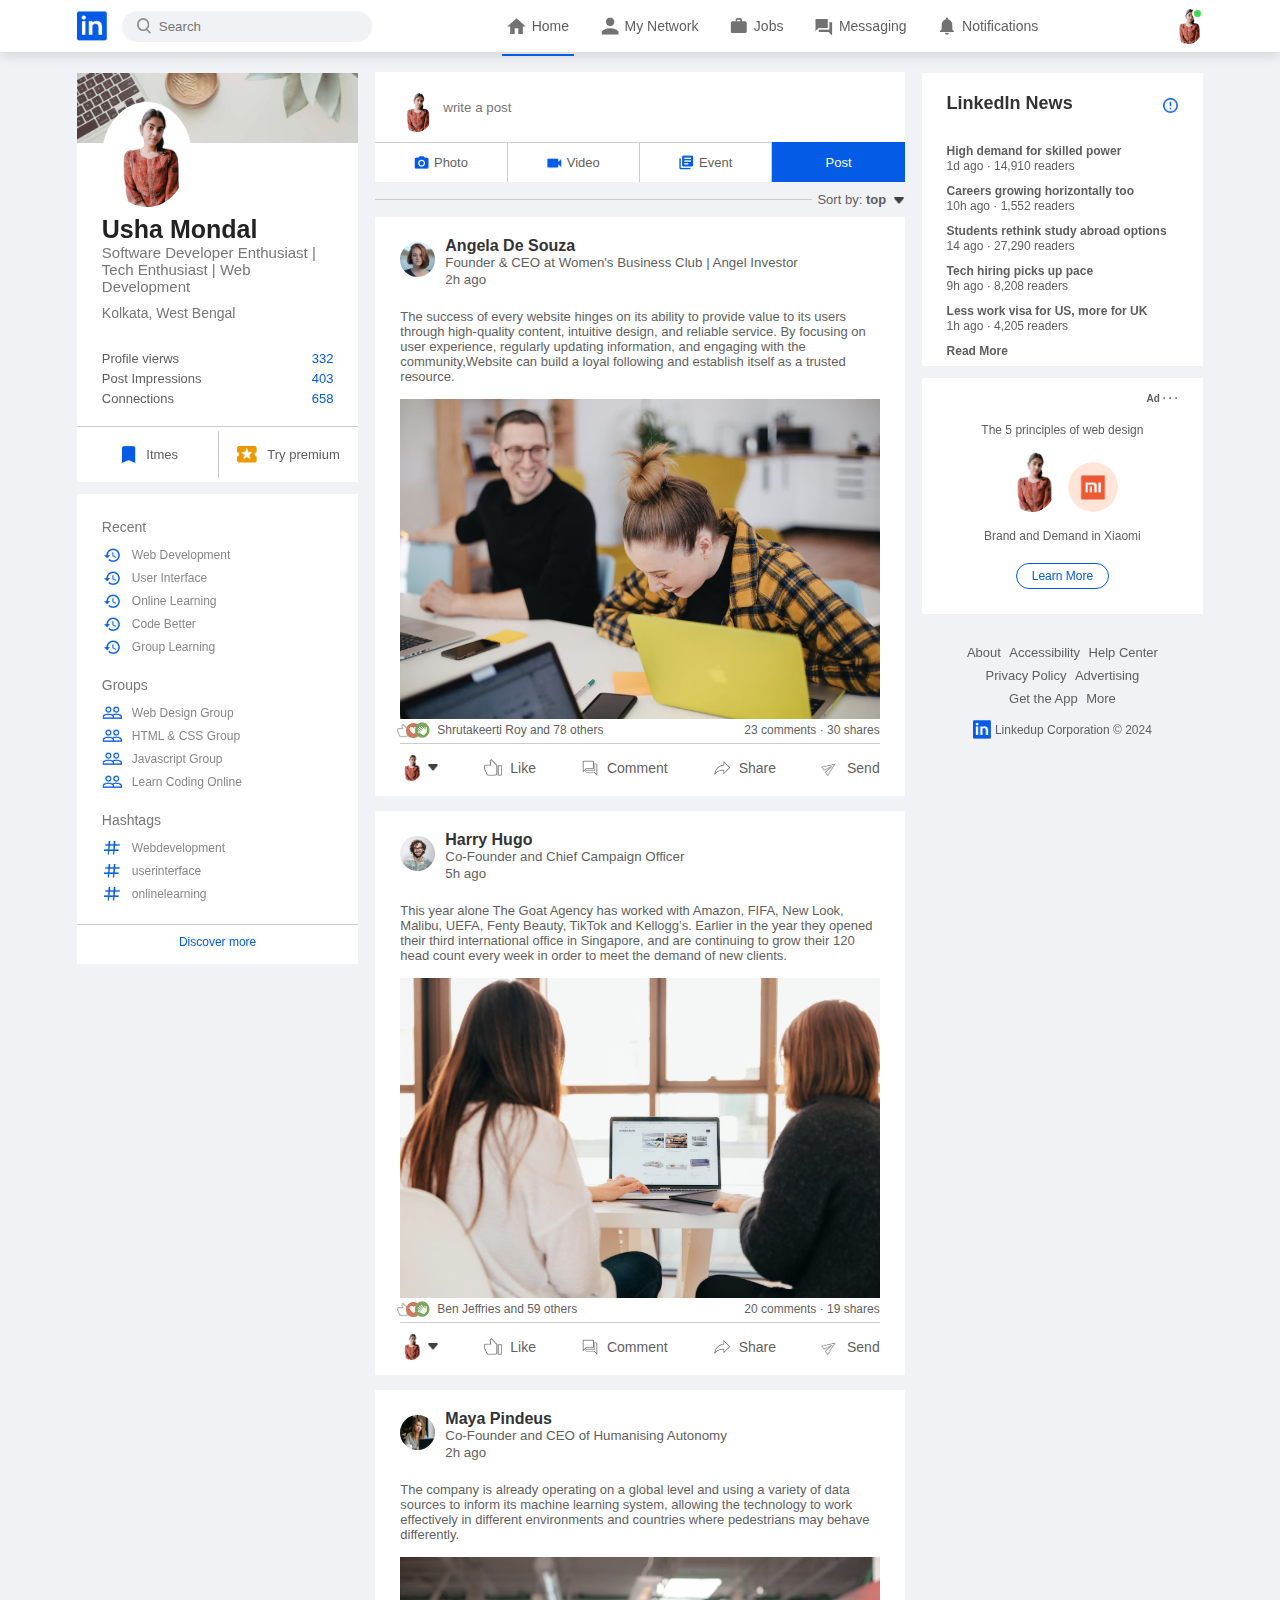
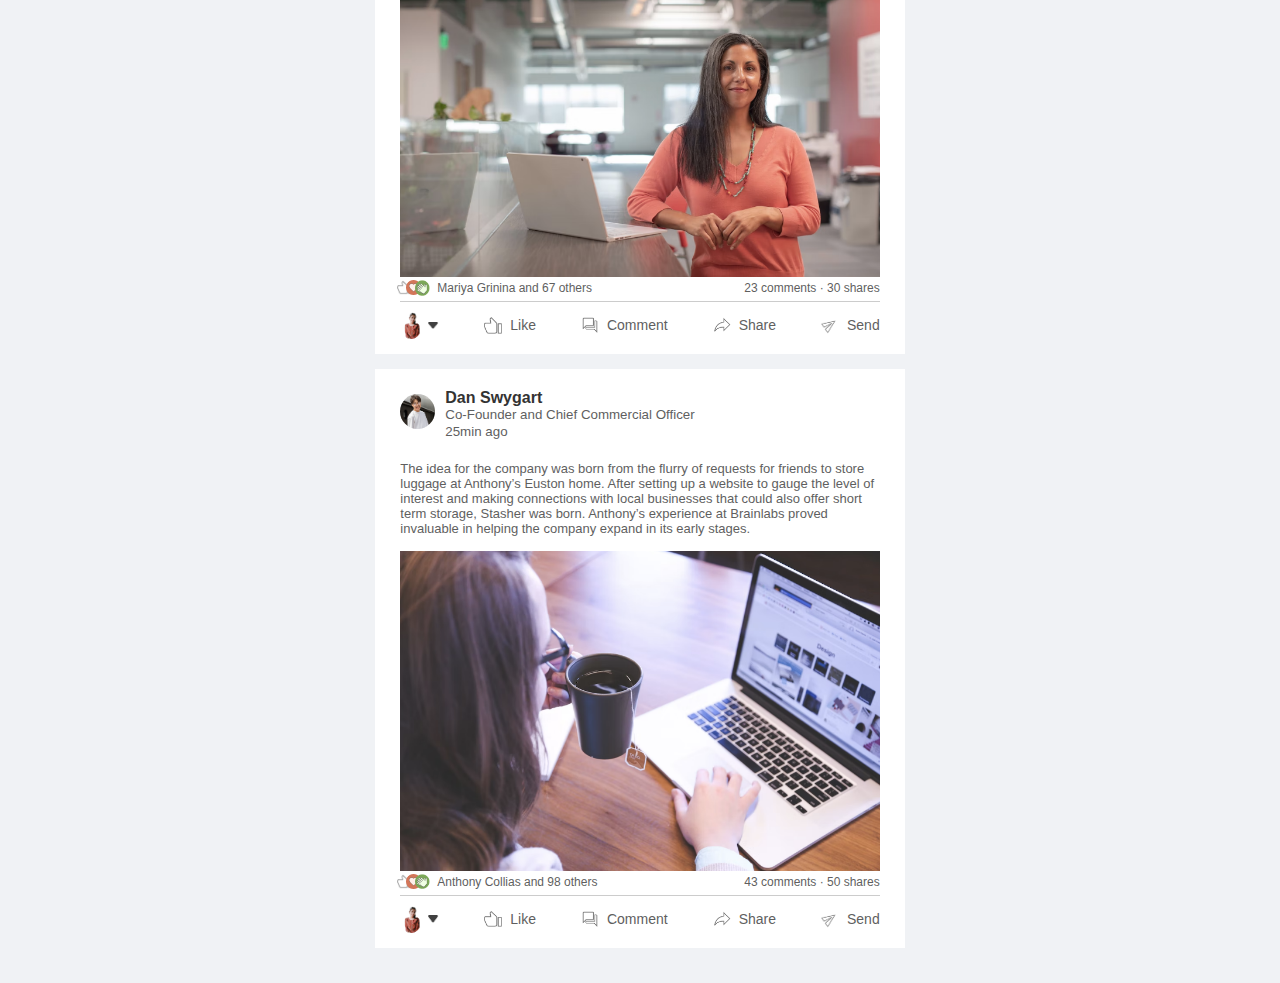
<file: index.html>
<!DOCTYPE html>
<html lang="en">
<head>
    <meta charset="UTF-8">
    <meta name="viewport" content="width=device-width, initial-scale=1.0">
    <title>Document</title>
    <link rel="stylesheet" href="style.css">
</head>
<body>
    <nav class="navbar">
        <div class="navbar-left">
            <a href="index.html" class="logo"><img src="linkedin-webpage-img/images/logo.png" alt=""></a>
            <div class="search-box">
                <img src="linkedin-webpage-img/images/search.png" >
                <input type="text" placeholder="Search">

            </div>
        </div>
        <div class="navbar-center">
            <ul>
                <li><a href="#" class="active-link"><img src="linkedin-webpage-img/images/home.png"><span>Home</span></a></li>
                <li><a href="#"><img src="linkedin-webpage-img/images/network.png"><span>My Network</span></a></li>
                <li><a href="#"><img src="linkedin-webpage-img/images/jobs.png"><span>Jobs</span></a></li>
                <li><a href="#"><img src="linkedin-webpage-img/images/message.png"><span>Messaging</span></a></li>
                <li><a href="#"><img src="linkedin-webpage-img/images/notification.png"><span>Notifications</span></a></li>

            </ul>
        </div>
        <div class="navbar-right">
            <div class="online">
                <img src="linkedin-webpage-img/images/user.png" class="nav-profile-img" onclick="toggleMenu()">
            </div>
            
        </div>
<!-- ---------------profile-drop-down-menu-------------------- -->
 <div class="profile-menu-wrap" id="profileMenu">
    <div class="profile-menu">
        <div class="user-info">
            <img src="linkedin-webpage-img/images/user.png">
            <div>
                <h3>Usha Mondal</h3>
                <a href="index - Copy.html">My Profile</a>
            </div>
        </div>
        <hr>
        <a href="#" class="profile-menu-link">
            <img src="linkedin-webpage-img/images/feedback.png">
            <p>Give Feedback</p>
            <span>></span>
        </a>
        <a href="#" class="profile-menu-link">
            <img src="linkedin-webpage-img/images/setting.png">
            <p>Settings and Privacy</p>
            <span>></span>
        </a>
        <a href="#" class="profile-menu-link">
            <img src="linkedin-webpage-img/images/help.png">
            <p>Help & Support</p>
            <span>></span>
        </a>
        <a href="#" class="profile-menu-link">
            <img src="linkedin-webpage-img/images/display.png">
            <p>isplay & Accessibility</p>
            <span>></span>
        </a>
        <a href="#" class="profile-menu-link">
            <img src="linkedin-webpage-img/images/logout.png">
            <p>Logout</p>
            <span>></span>
        </a>
    </div>
 </div>

    </nav>

<!--------------- --------navbar close-------- ---------------- -->
<div class="container">   
    
    <!-- ----left-sidebar------ -->
    <div class="left-sidebar">
        <div class="sidebar-profile-box">
            <img src="linkedin-webpage-img/images/file (5).png" width="100%">
            <div class="sidebar-profile-info">
                <img src="linkedin-webpage-img/images/user.png">
                <h1>Usha Mondal</h1>
                <h2>Software Developer Enthusiast | Tech Enthusiast | Web Development</h2>
                <h3>Kolkata, West Bengal</h3>
                <ul>
                    <li>Profile vierws <span>332</span></li>
                    <li>Post Impressions<span>403</span></li>
                    <li>Connections<span>658</span></li>
                    
                </ul>
            </div>


            <div class="sidebar-profile-link">
                <a href="#"><img src="linkedin-webpage-img/images/items.png">Itmes</a>
                <a href="#"><img src="linkedin-webpage-img/images/premium.png">Try premium</a>
            </div>
        </div>

        <div class="sidebar-activity" id="sidebarActivity">
            <h3>Recent</h3>
            <a href="#"><img src="linkedin-webpage-img/images/recent.png" >Web Development</a>
            <a href="#"><img src="linkedin-webpage-img/images/recent.png" >User Interface</a>
            <a href="#"><img src="linkedin-webpage-img/images/recent.png" >Online Learning</a>
            <a href="#"><img src="linkedin-webpage-img/images/recent.png" >Code Better</a>
            <a href="#"><img src="linkedin-webpage-img/images/recent.png" >Group Learning</a>
            <h3>Groups</h3>
            <a href="#"><img src="linkedin-webpage-img/images/group.png" >Web Design Group</a>
            <a href="#"><img src="linkedin-webpage-img/images/group.png" >HTML & CSS Group</a>
            <a href="#"><img src="linkedin-webpage-img/images/group.png" >Javascript Group</a>
            <a href="#"><img src="linkedin-webpage-img/images/group.png" >Learn Coding Online</a>
            <h3>Hashtags</h3>
            <a href="#"><img src="linkedin-webpage-img/images/hashtag.png" >Webdevelopment</a>
            <a href="#"><img src="linkedin-webpage-img/images/hashtag.png" >userinterface</a>
            <a href="#"><img src="linkedin-webpage-img/images/hashtag.png" >onlinelearning</a>
            <div class="discover-more-link">
                <a href="#">Discover more</a>
            </div>
        </div>
        <p id="show-more-link" onclick="toggleActivity()">Show more <b>+</b></p>
    </div>
    <!-- -------main-sidebar------ -->
    <div class="main-sidebar">
        <div class="create-post">
            <div class="create-post-input">
                <img src="linkedin-webpage-img/images/user.png">
                <textarea rows="2" placeholder="write a post"></textarea>
            </div>

            <div class="create-post-links">
                <li><img src="linkedin-webpage-img/images/photo.png">Photo</li>
                <li><img src="linkedin-webpage-img/images/video.png">Video</li>
                <li><img src="linkedin-webpage-img/images/event.png">Event</li>
                <li>Post</li>
                
            </div>
        </div>
        <div class="sort-by">
            <hr>
            <p>Sort by: <span>top <img src="linkedin-webpage-img/images/down-arrow.png" ></span></p>
        </div>
        <div class="post">
            <div class="post-author">
                <img src="linkedin-webpage-img/images/user-3.png" >
                <div>
                    <h1>Angela De Souza</h1>
                    <small>
                        Founder & CEO at Women's Business Club | Angel Investor</small>
                    <small>2h ago</small>
                </div>
            </div>
            <p>The success of every website hinges on its ability to provide value to its users through high-quality content, intuitive design, and reliable service. By focusing on user experience, regularly updating information, and engaging with the community,Website can build a loyal following and establish itself as a trusted resource.</p>
            <img src="linkedin-webpage-img/images/post-image-1.png" width="100%">
            <div class="post-stats">
                <div>
                    <img src="linkedin-webpage-img/images/thumbsup.png">
                    <img src="linkedin-webpage-img/images/love.png">
                    <img src="linkedin-webpage-img/images/clap.png">
                    <span class="liked-user">Shrutakeerti Roy and 78 others</span>
                </div>
                <div>
                    <span> 23 comments &middot; 30 shares</span>
                </div>
            </div>
            <div class="post-activity">
                <div>
                    <img src="linkedin-webpage-img/images/user.png" class="post-activity-user-icon">
                    <img src="linkedin-webpage-img/images/down-arrow.png" class="post-activity-arrow-icon">
                </div>
                <div class="post-activity-link">
                    <img src="linkedin-webpage-img/images/like.png" >
                    <span>Like</span>
                </div>
                <div class="post-activity-link">
                    <img src="linkedin-webpage-img/images/comment.png" >
                    <span>Comment</span>
                </div>
                <div class="post-activity-link">
                    <img src="linkedin-webpage-img/images/share.png" >
                    <span>Share</span>
                </div>
                <div class="post-activity-link">
                    <img src="linkedin-webpage-img/images/send.png" >
                    <span>Send</span>
                </div>
                
            </div>
        </div> 


        <div class="post">
            <div class="post-author">
                <img src="linkedin-webpage-img/images/user-2.png" >
                <div>
                    <h1>Harry Hugo </h1>
                    <small>
                        Co-Founder and Chief Campaign Officer</small>
                    <small>5h ago</small>
                </div>
            </div>
            <p>This year alone The Goat Agency has worked with Amazon, FIFA, New Look, Malibu, UEFA, Fenty Beauty, TikTok and Kellogg’s. Earlier in the year they opened their third international office in Singapore, and are continuing to grow their 120 head count every week in order to meet the demand of new clients.</p>
            <img src="linkedin-webpage-img/images/post-image-2.png" width="100%">
            <div class="post-stats">
                <div>
                    <img src="linkedin-webpage-img/images/thumbsup.png">
                    <img src="linkedin-webpage-img/images/love.png">
                    <img src="linkedin-webpage-img/images/clap.png">
                    <span class="liked-user">Ben Jeffries  and 59 others</span>
                </div>
                <div>
                    <span> 20 comments &middot; 19 shares</span>
                </div>
            </div>
            <div class="post-activity">
                <div>
                    <img src="linkedin-webpage-img/images/user.png" class="post-activity-user-icon">
                    <img src="linkedin-webpage-img/images/down-arrow.png" class="post-activity-arrow-icon">
                </div>
                <div class="post-activity-link">
                    <img src="linkedin-webpage-img/images/like.png" >
                    <span>Like</span>
                </div>
                <div class="post-activity-link">
                    <img src="linkedin-webpage-img/images/comment.png" >
                    <span>Comment</span>
                </div>
                <div class="post-activity-link">
                    <img src="linkedin-webpage-img/images/share.png" >
                    <span>Share</span>
                </div>
                <div class="post-activity-link">
                    <img src="linkedin-webpage-img/images/send.png" >
                    <span>Send</span>
                </div>
                
            </div>
        </div>


        <div class="post">
            <div class="post-author">
                <img src="linkedin-webpage-img/images/user-4.png" >
                <div>
                    <h1>Maya Pindeus</h1>
                    <small>
                        Co-Founder and CEO of Humanising Autonomy</small>
                    <small>2h ago</small>
                </div>
            </div>
            <p>The company is already operating on a global level and using a variety of data sources to inform its machine learning system, allowing the technology to work effectively in different environments and countries where pedestrians may behave differently.</p>
            <img src="linkedin-webpage-img/images/post-image-3.png" width="100%">
            <div class="post-stats">
                <div>
                    <img src="linkedin-webpage-img/images/thumbsup.png">
                    <img src="linkedin-webpage-img/images/love.png">
                    <img src="linkedin-webpage-img/images/clap.png">
                    <span class="liked-user">Mariya Grinina  and 67 others</span>
                </div>
                <div>
                    <span> 23 comments &middot; 30 shares</span>
                </div>
            </div>
            <div class="post-activity">
                <div>
                    <img src="linkedin-webpage-img/images/user.png" class="post-activity-user-icon">
                    <img src="linkedin-webpage-img/images/down-arrow.png" class="post-activity-arrow-icon">
                </div>
                <div class="post-activity-link">
                    <img src="linkedin-webpage-img/images/like.png" >
                    <span>Like</span>
                </div>
                <div class="post-activity-link">
                    <img src="linkedin-webpage-img/images/comment.png" >
                    <span>Comment</span>
                </div>
                <div class="post-activity-link">
                    <img src="linkedin-webpage-img/images/share.png" >
                    <span>Share</span>
                </div>
                <div class="post-activity-link">
                    <img src="linkedin-webpage-img/images/send.png" >
                    <span>Send</span>
                </div>
                
            </div>
        </div>
        <div class="post">
            <div class="post-author">
                <img src="linkedin-webpage-img/images/user-5.png" >
                <div>
                    <h1>Dan Swygart </h1>
                    <small>
                        Co-Founder and Chief Commercial Officer</small>
                    <small>25min ago</small>
                </div>
            </div>
            <p> The idea for the company was born from the flurry of requests for friends to store luggage at Anthony’s Euston home. After setting up a website to gauge the level of interest and making connections with local businesses that could also offer short term storage, Stasher was born. Anthony’s experience at Brainlabs proved invaluable in helping the company expand in its early stages.</p>
            <img src="linkedin-webpage-img/images/post-image-4.png" width="100%">
            <div class="post-stats">
                <div>
                    <img src="linkedin-webpage-img/images/thumbsup.png">
                    <img src="linkedin-webpage-img/images/love.png">
                    <img src="linkedin-webpage-img/images/clap.png">
                    <span class="liked-user">Anthony Collias  and 98 others</span>
                </div>
                <div>
                    <span> 43 comments &middot; 50 shares</span>
                </div>
            </div>
            <div class="post-activity">
                <div>
                    <img src="linkedin-webpage-img/images/user.png" class="post-activity-user-icon">
                    <img src="linkedin-webpage-img/images/down-arrow.png" class="post-activity-arrow-icon">
                </div>
                <div class="post-activity-link">
                    <img src="linkedin-webpage-img/images/like.png" >
                    <span>Like</span>
                </div>
                <div class="post-activity-link">
                    <img src="linkedin-webpage-img/images/comment.png" >
                    <span>Comment</span>
                </div>
                <div class="post-activity-link">
                    <img src="linkedin-webpage-img/images/share.png" >
                    <span>Share</span>
                </div>
                <div class="post-activity-link">
                    <img src="linkedin-webpage-img/images/send.png" >
                    <span>Send</span>
                </div>
                
            </div>
        </div>
        
    </div>
    <!-- ---------right-sidebar--------- -->
    <div class="right-sidebar">
        <div class="sidebar-news">
            <img src="linkedin-webpage-img/images/more.png" class="info-icon">
            <h3>LinkedIn News</h3>
            <a href="#">High demand for skilled power</a>
            <span>1d ago &middot; 14,910 readers</span>

            <a href="#">Careers growing horizontally too</a>
            <span>10h ago &middot; 1,552 readers</span>

            <a href="#">Students rethink study abroad options</a>
            <span>14 ago &middot; 27,290 readers</span>

            <a href="#">Tech hiring picks up pace</a>
            <span>9h ago &middot; 8,208 readers</span>

            <a href="#">Less work visa for US, more for UK</a>
            <span>1h ago &middot; 4,205 readers</span>

            <a href="#" class="read-more-link">Read More</a>
        </div>
        <div class="sidebar-ad">
            <small>Ad &middot; &middot; &middot;</small>
            <p>The 5 principles of web design</p>
            <div>
                <img src="linkedin-webpage-img/images/user.png">
                <img src="linkedin-webpage-img/images/mi-logo.png">
            </div>
            <b>Brand and Demand in Xiaomi</b>
            <a href="#" class="ad-link">Learn More</a>
        </div>
        <div class="sidebar-useful-links">
            <a href="#">About</a>
            <a href="#">Accessibility</a>
            <a href="#">Help Center</a>
            <a href="#">Privacy Policy</a>
            <a href="#">Advertising</a>
            <a href="#">Get the App</a>
            <a href="#">More</a>

            <div class="copyright-msg">
                <!-- <p> Linkedup Corporation &#169; 2024</p> -->
                <img src="linkedin-webpage-img/images/logo.png" >
                <p> Linkedup Corporation &#169; 2024</p>
            </div>

        </div>
    </div>
</div>
<script src="linkdine.js"></script>
<script>
    let sidebarActivity=document.getElementById("sidebarActivity");
    let moreLink=document.getElementById("showMoreLink");
    function toggleActivity(){
        sidebarActivity.classList.toggle("open-activity");

    }

</script>

</body>
</html>
</file>
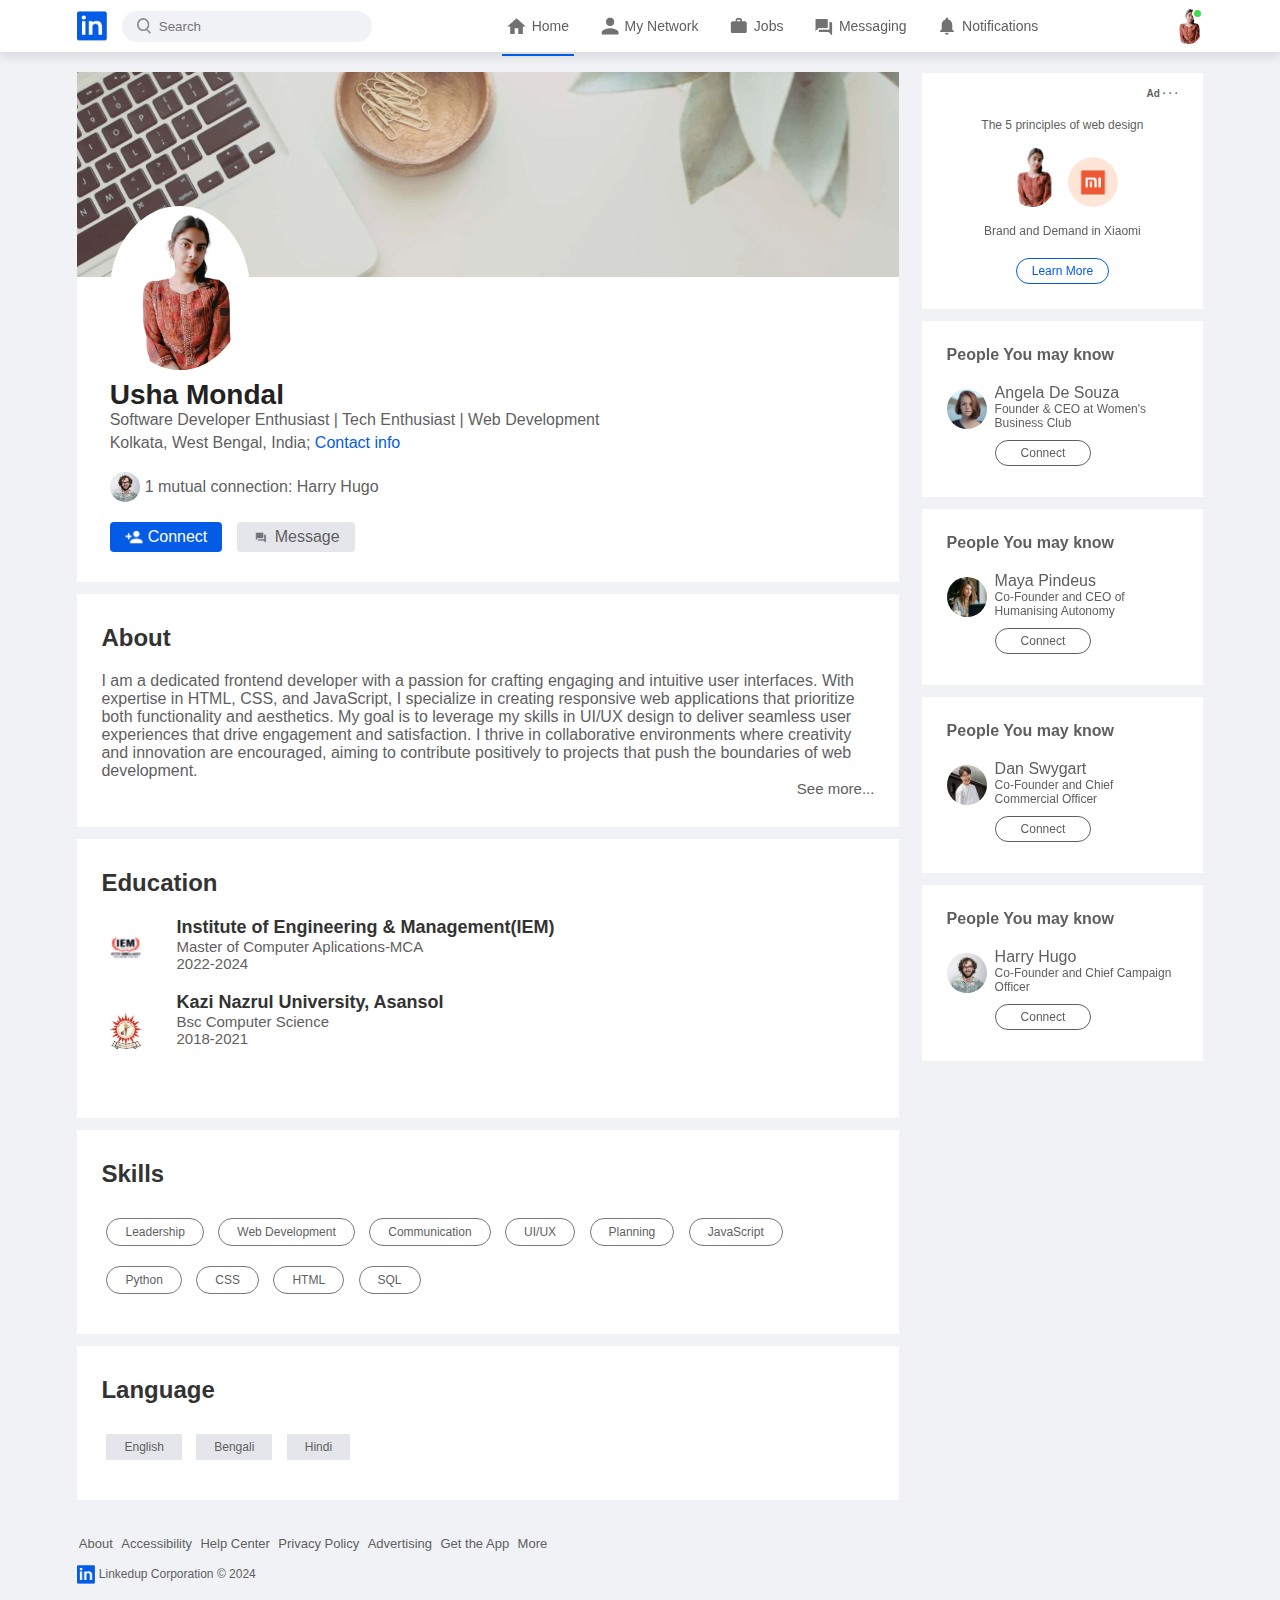
<file: index - Copy.html>
<!DOCTYPE html>
<html lang="en">
<head>
    <meta charset="UTF-8">
    <meta name="viewport" content="width=device-width, initial-scale=1.0">
    <title>Document</title>
    <link rel="stylesheet" href="style.css">
</head>
<body>
    <nav class="navbar">
        <div class="navbar-left">
            <a href="index.html" class="logo"><img src="linkedin-webpage-img/images/logo.png" alt=""></a>
            <div class="search-box">
                <img src="linkedin-webpage-img/images/search.png" >
                <input type="text" placeholder="Search">

            </div>
        </div>
        <div class="navbar-center">
            <ul>
                <li><a href="#" class="active-link"><img src="linkedin-webpage-img/images/home.png"><span>Home</span></a></li>
                <li><a href="#"><img src="linkedin-webpage-img/images/network.png"><span>My Network</span></a></li>
                <li><a href="#"><img src="linkedin-webpage-img/images/jobs.png"><span>Jobs</span></a></li>
                <li><a href="#"><img src="linkedin-webpage-img/images/message.png"><span>Messaging</span></a></li>
                <li><a href="#"><img src="linkedin-webpage-img/images/notification.png"><span>Notifications</span></a></li>

            </ul>
        </div>
        <div class="navbar-right">
            <div class="online">
                <img src="linkedin-webpage-img/images/user.png" class="nav-profile-img" onclick="toggleMenu()">
            </div>
            
        </div>
<!-- ---------------profile-drop-down-menu-------------------- -->
 <div class="profile-menu-wrap" id="profileMenu">
    <div class="profile-menu">
        <div class="user-info">
            <img src="linkedin-webpage-img/images/user.png">
            <div>
                <h3>Usha Mondal</h3>
                <a href="index - Copy.html">My Profile</a>
            </div>
        </div>
        <hr>
        <a href="#" class="profile-menu-link">
            <img src="linkedin-webpage-img/images/feedback.png">
            <p>Give Feedback</p>
            <span>></span>
        </a>
        <a href="#" class="profile-menu-link">
            <img src="linkedin-webpage-img/images/setting.png">
            <p>Settings and Privacy</p>
            <span>></span>
        </a>
        <a href="#" class="profile-menu-link">
            <img src="linkedin-webpage-img/images/help.png">
            <p>Help & Support</p>
            <span>></span>
        </a>
        <a href="#" class="profile-menu-link">
            <img src="linkedin-webpage-img/images/display.png">
            <p>isplay & Accessibility</p>
            <span>></span>
        </a>
        <a href="#" class="profile-menu-link">
            <img src="linkedin-webpage-img/images/logout.png">
            <p>Logout</p>
            <span>></span>
        </a>
    </div>
 </div>

    </nav>

<!--------------- --------navbar close-------- ---------------- -->

<div class="container">
    <div class="profile-main">
        <div class="profile-container">
            <img src="linkedin-webpage-img/images/file (5).png" width="100%">
            <div class="profile-container-inner">
                <img src="linkedin-webpage-img/images/user.png" class="profile-pic">
                <h1>Usha Mondal</h1>
                <b>Software Developer Enthusiast | Tech Enthusiast | Web Development</b>
                <p>Kolkata, West Bengal, India; <a href="#">Contact info</a></p>
                <div class="mutual-connection">
                    <img src="linkedin-webpage-img/images/user-2.png">
                    <span>1 mutual connection: Harry Hugo</span>
                </div>

                <div class="profile-btn">
                    <a href="#" class="primary-btn"><img src="linkedin-webpage-img/images/connect.png">Connect</a>
                    <a href="#" ><img src="linkedin-webpage-img/images/message.png">Message</a>
                </div>
            </div>
        </div>
        <div class="profile-description">
            <h2>About</h2>
            <p>I am a dedicated frontend developer with a passion for crafting engaging and intuitive user interfaces. With expertise in HTML, CSS, and JavaScript, I specialize in creating responsive web applications that prioritize both functionality and aesthetics. My goal is to leverage my skills in UI/UX design to deliver seamless user experiences that drive engagement and satisfaction. I thrive in collaborative environments where creativity and innovation are encouraged, aiming to contribute positively to projects that push the boundaries of web development.</p>
            <a href="#" class="see-more"> See more...</a>
        </div>
        <!-- <div class="profile-description">
            <h2>Experience</h2>
            <div class="profile-disk-row">
                <img src="linkedin-webpage-img/images/microsoft.png">
                <div>
                    <h3>Lead Front-End Developer</h3>
                    <b>Microsot &middot; full-time</b>
                    <b>Feb 2021- Present &middot; 1.5 years</b>
                    <p>computer programming is the process of performing a particular computation, ususally by designinh and building an executable computer program</p>
                    <hr>
                </div>
    
            </div>
            <div class="profile-disk-row">
                <img src="linkedin-webpage-img/images/slack.png">
                <div>
                    <h3>Lead Front-End Developer</h3>
                    <b>Slack &middot; full-time</b>
                    <b>Feb 2021- Present &middot; 1.5 years</b>
                    <p>computer programming is the process of performing a particular computation, ususally by designinh and building an executable computer program</p>
                    <hr>
                </div>
    
            </div>
            <div class="profile-disk-row">
                <img src="linkedin-webpage-img/images/google.png">
                <div>
                    <h3>Lead Front-End Developer</h3>
                    <b>Slack &middot; full-time</b>
                    <b>Feb 2021- Present &middot; 1.5 years</b>
                    <p>computer programming is the process of performing a particular computation, ususally by designinh and building an executable computer program</p>
                    
                </div>
    
            </div>

            <hr>
            <a href="#" class="experience-link">Show all 7 Experience <img src="linkedin-webpage-img/images/right-arrow.png" alt=""></a>
    </div> -->
    <div class="profile-description">
        <h2>Education</h2>
        <div class="profile-disk-row">
            <img src="linkedin-webpage-img/images/file (1).png">
            <div>
                <h3>Institute of Engineering & Management(IEM)</h3>
                <b>Master of Computer Aplications-MCA</b>
                <b>2022-2024</b>
            </div>
        </div>
        <div class="profile-disk-row">
            <img src="linkedin-webpage-img/images/file (3).png">
            <div>
                <h3>Kazi Nazrul University, Asansol</h3>
                <b>Bsc Computer Science</b>
                <b>2018-2021</b>
            </div>
        </div>

    </div>

    <div class="profile-description">
        <h2>Skills</h2>
        <a href="#" class="skills-btn">Leadership</a>
        <a href="#" class="skills-btn">Web Development</a>
        <a href="#" class="skills-btn">Communication</a>
        <a href="#" class="skills-btn">UI/UX</a>
        <a href="#" class="skills-btn">Planning</a>
        <a href="#" class="skills-btn">JavaScript</a>
        <a href="#" class="skills-btn">Python</a>
        <a href="#" class="skills-btn">CSS</a>
        <a href="#" class="skills-btn">HTML</a>
        <a href="#" class="skills-btn">SQL</a>
    </div>
    <div class="profile-description">
        <h2>Language</h2>
        <a href="#" class="lang-btn">English</a>
        <a href="#" class="lang-btn">Bengali</a>
        <a href="#" class="lang-btn">Hindi</a>

    </div>

</div>    





<!-- ------------------------------------------sidebar------------- -->

    <div class="profile-sidebar">
        <div class="sidebar-ad">
            <small>Ad &middot; &middot; &middot;</small>
            <p>The 5 principles of web design</p>
            <div>
                <img src="linkedin-webpage-img/images/user.png">
                <img src="linkedin-webpage-img/images/mi-logo.png">
            </div>
            <b>Brand and Demand in Xiaomi</b>
            <a href="#" class="ad-link">Learn More</a>
        </div>

        <div class="sidebar-people">
            <h3>People You may know</h3>
            <div class="sidebar-people-row">
                <img src="linkedin-webpage-img/images/user-3.png" >
                <div>
                    <h2>Angela De Souza</h2>
                    <p>Founder & CEO at Women's Business Club</p>
                    <a href="#">Connect</a>
                </div>
            </div>
        </div>
        <div class="sidebar-people">
            <h3>People You may know</h3>
            <div class="sidebar-people-row">
                <img src="linkedin-webpage-img/images/user-4.png" >
                <div>
                    <h2>Maya Pindeus</h2>
                    <p>Co-Founder and CEO of Humanising Autonomy</p>
                    <a href="#">Connect</a>
                </div>
            </div>
        </div>
        <div class="sidebar-people">
            <h3>People You may know</h3>
            <div class="sidebar-people-row">
                <img src="linkedin-webpage-img/images/user-5.png" >
                <div>
                    <h2>Dan Swygart</h2>
                    <p>Co-Founder and Chief Commercial Officer</p>
                    <a href="#">Connect</a>
                </div>
            </div>
        </div>
        <div class="sidebar-people">
            <h3>People You may know</h3>
            <div class="sidebar-people-row">
                <img src="linkedin-webpage-img/images/user-2.png" >
                <div>
                    <h2>Harry Hugo</h2>
                    <p>Co-Founder and Chief Campaign Officer</p>
                    <a href="#">Connect</a>
                </div>
            </div>
        </div>
    </div>
</div>

<div class="profile-footer">
    <div class="sidebar-useful-links">
        <a href="#">About</a>
        <a href="#">Accessibility</a>
        <a href="#">Help Center</a>
        <a href="#">Privacy Policy</a>
        <a href="#">Advertising</a>
        <a href="#">Get the App</a>
        <a href="#">More</a>

        <div class="copyright-msg">
            <!-- <p> Linkedup Corporation &#169; 2024</p> -->
            <img src="linkedin-webpage-img/images/logo.png" >
            <p> Linkedup Corporation &#169; 2024</p>
        </div>

    </div>
</div>
<script src="linkdine.js"></script>

</body>
</html>
</file>
<file: style.css>
*{
    margin:0;
    padding: 0;
    font-family: 'Poppins',sans-serif;
    box-sizing: border-box;
}
body{
    background: #f0f2f5;
    color: #5f5f5f;
}
a{
    text-decoration: none;
    color: #5f5f5f;
}
.navbar{
    display: flex;
    align-items: center;
    justify-content: space-between;
    background: #fff;
    padding: 6px 6%;
    position: sticky;
    top:0;
    z-index: 100;
    box-shadow: 0 5px 10px rgba(0,0,0,0.1);

}
.logo img{
    width:30px;
    margin-right: 15px;
    display: block;
}
.navbar-center ul li{
    display: inline-block;
    list-style: none;

}
.navbar-center ul li a{
    display: flex;
    align-items: center;
    font-size: 14px;
    margin: 5px 8px;
    padding-right: 5px;
    position: relative;
}
.navbar-center ul li a img{
    width: 30px;
}
.navbar-center ul li a::after{
    content: '';
    width: 0;
    height: 2px;
    background: #045be6;
    position: absolute;
    bottom:-15px ;
    transition:width 0.3s ;
}

.navbar-center ul li a:hover::after,
.navbar-center ul li a.active-link::after{
    width:100%;

}
.nav-profile-img{
    width: 30px;
    border-radius: 50%;
    display: block;
    cursor: pointer;
    position: relative;
}
.online{
    position: relative;  
}
.online::after{
    content: '';
    width: 7px;
    height: 7px;
    border:2px solid #fff;
    border-radius: 50%;
    right: 0px;
    top:0px;
    background: #41db51;
    position: absolute;
}
.search-box{
    background: #f0f2f5;
    width:250px;
    border-radius: 20px;
    display: flex;
    align-items: center;
    padding: 0 15px;
}
.navbar-left{
    display: flex;
    align-items: center;
}
.search-box img{
    width: 14px;
}
.search-box input{
    width: 100%;
    background: transparent;
    padding: 8px;
    outline: none;
    border: none;
}

/* --------navbar end------------ */

.container{
    padding: 20px 6%;
    display: flex;
    flex-wrap: wrap;
    justify-content: space-between;
}

/* ----left-sidebar------ */

.left-sidebar{
    flex-basis: 25%;
    align-self: flex-start;
    position: sticky;
    top: 73px;
}
.sidebar-profile-box{
    background: #fff;
}
.sidebar-profile-info{
    padding: 0 25px;
}
.sidebar-profile-info img{
    width:90px;
    border-radius: 50%;
    background: #fff;
    padding: 4px;
    margin-top: -45px;
}
.sidebar-profile-info h1{
    font-size: 25px;
    font-weight:600 ;
    color: #222;
}
.sidebar-profile-info h3{
    font-size: 14px;
    font-weight: 500;
    color: #777;
    padding: 10px 0;
}
.sidebar-profile-info h2{
    font-size: 15px;
    font-weight: 500;
    color: #777;
}
.sidebar-profile-info ul{
    list-style: none;
    margin: 20px 0;
}
.sidebar-profile-info ul li{
    width:100%;
    margin: 5px 0;
    font-size: 13px;
}
.sidebar-profile-info ul li span{
    float: right;
    color:#045be6;
}
.sidebar-profile-link{
    display: flex;
    align-items: center;
    border-top: 1px solid #ccc;
}
.sidebar-profile-link a{
    flex-basis:50% ;
    display: flex;
    align-items: center;
    justify-content: center;
    padding: 15px 0;
    font-size:13px ;
    border-left: 1px solid #ccc;
}
.sidebar-profile-link a:first-child{
    border-left: 0;;
}
.sidebar-profile-link a img{
    width:20px;
    margin-right: 10px;
}
.sidebar-activity{
    background: #fff;
    padding: 5px 25px;
    margin: 12px 0;
}
.sidebar-activity h3{
    color: #777;
    font-size: 14px;
    font-weight:500 ;
    margin: 20px 0 10px;
}
.sidebar-activity a{
    display: flex;
    align-items: center;
    font-size: 12px;
    font-weight: 500;
    color:#888;
    margin: 3px 0;

}
.sidebar-activity a img{
    width: 20px;
    margin-right: 10px;

}
.discover-more-link{
    border-top: 1px solid #ccc;
    text-align: center;
    margin-top: 20px;
    margin-left: -25px;
    margin-right: -25px;
}
.discover-more-link a{
    color: #045be6;
    display: inline-block;
    margin: 10px 0;
}
/* ---------right-sidebar--------- */

.right-sidebar{
    flex-basis: 25%;
    align-self: flex-start;
    position: sticky;
    top:73px;

}
.sidebar-news{
    background: #fff;
    padding: 10px 25px;
}
.info-icon{
    width:15px;
    float: right;
    margin-top: 15px;
}
.sidebar-news h3{
    font-size: 18px;
    font-weight: 600;
    color: #333;
    margin: 10px 0 30px;
}
.sidebar-news a{
    display: block;
    font-size: 12px;
    font-weight: 600;
    margin-top: 10px;
    margin-bottom:-2px ;
}
.sidebar-news span{
    font-size: 12px;
}deb
.sidebar-news.read-more-link {
    color: #045be6;
    font-weight: 500;
    margin:20px 0 10px;
}
.sidebar-ad{
    background: #fff;
    padding: 15px 25px;
    text-align: center;
    margin: 12px 0;
    font-size: 12px;
}
.sidebar-ad img{
    width:50px;
    border-radius: 50%;
    margin: 4px;
}
.sidebar-ad small{
    float: right;
    font-weight: 600;
}
.sidebar-ad p{
    margin-top: 30px;
    margin-bottom: 10px;
}
.sidebar-ad b{
    display: block;
    font-weight: 500;
    margin-top: 10px;
}
.ad-link{
    display: inline-block;
    border: 1px solid #045be6;
    border-radius: 30px;
    padding: 5px 15px;
    color: #045be6;
    font-weight: 500;
    margin: 20px auto 10px;
}
.sidebar-useful-links{
    padding: 15px 25px;
    text-align: center;

}
.sidebar-useful-links a{
    display: inline-block;
    font-size: 13px;
    margin: 4px 2px;
}
.copyright-msg{
    display:flex;
    align-items: center;
    justify-content: center;
    font-size: 12px;
    margin-top: 10px;
    font-weight: 500;
}
.copyright-msg img{
    width:18px;
    margin-right: 4px;
}

/* --------------main-sidebar--------------- */
.main-sidebar{
    flex-basis:47% ;
}
.create-post{
    background: #fff;

}
.create-post-input{
    padding:20px 25px 10px ;
    display: flex;
    align-items: flex-start;
}
.create-post-input img{
    width: 33px;
    border-radius: 50%;
    margin-right: 10px;

}
.create-post-input textarea{
    width: 100%;
    border:0;
    outline: 0;
    resize: none;
    background: transparent;
    margin-top: 8px;
}
::placeholder{
    font-weight: 500;
}
.create-post-links{
    display: flex;
    align-items: flex-start;

}
.create-post-links li{
    list-style: none;
    border-top:1px solid #ccc ;
    border-right: 1px solid #ccc;
    flex-basis: 25%;
    height: 40px;
    font-size: 13px;
    display: flex;
    align-items: center;
    justify-content: center;
    cursor: pointer;
}
.create-post-links li img{
    width:15px;
    margin-right: 5px;
}
.create-post-links li:last-child{
    background: #045be6;
    color: #fff;
    border-top: 0;
    border-right: 0;
}
.sort-by{
    display: flex;
    align-items:center ;
    margin: 10px 0;
}
.sort-by hr{
    flex:1;
    border:0;
    height: 1px;
    background: #ccc;
}
.sort-by p{
    font-size: 13px;
    padding-left: 5px ;

}
.sort-by p span{
    font-weight: 600;
    cursor: pointer;
}
.sort-by p span img{
    width: 12px;
    margin-left: 3px;
}
.post{
    background: #fff;
    padding: 20px 25px 5px;
    margin: 5px 0 15px;
}
.post-author{
    display: flex;
    align-items: flex-start;
    margin-bottom: 20px;
}
.post-author img{
    width: 35px;
    border-radius: 50%;
    margin-right: 10px;
    margin-top: 5px;
}
.post-author h1{
    font-size: 16px;
    font-weight: 600;
    color:#333
}
.post-author small{
    display: block;
    margin-bottom: 2px;
}
.post p{
    font-size: 13px;
    margin-bottom: 15px;

}
.post-stats{
    display: flex;
    flex-wrap: wrap;
    align-items: center;
    justify-content:space-between;
    font-size: 12px;
    border-bottom: 1px solid #ccc;
    padding-bottom: 6px;
}
.post-stats div{
    display: flex;
    align-items: center;
}
.post-stats img{
    width: 15px;
    margin: -3px;

}
.liked-user{
    margin-left: 10px;
}
.post-activity{
    display: flex;
    align-items: center;
    justify-content: space-between;
    padding: 10px 0;
    font-size: 14px;
    font-weight: 500;
}
.post-activity div{
    display: flex;
    align-items: center;
}
.post-activity-user-icon{
    width: 22px;
    border-radius:50% ;
}
.post-activity-arrow-icon{
    width:12px;
    margin-left: 5px;

}
.post-activity-link img{
    width: 18px;
    margin-right: 8px;

}

/* -------------profile drp down menu------------------ */
.profile-menu-wrap{
    position: absolute;
    top: 100%;
    right: 5%;
    width: 300px;
    max-height: 0;
    overflow:hidden ;
    transition: max-height 0.5s;
}
.profile-menu-wrap.open-menu{
    max-height: 400px;
}
.profile-menu{
    background:#222;
    color: #fff;
    padding: 20px;
    margin: 10px;
}
.user-info{
    display: flex;
    align-items: center;
}
.user-info img{
    width: 45px;
    border-radius: 50%;
    margin-right: 15px;
}
.user-info h3{
    font-weight:500 ;
    font-size: 18px;
    margin-bottom: -6px;
}
.user-info a{
    color: #c9dbf8;
    font-size: 12px;

}
.profile-menu hr{
    border: 0;
    height: 1px;
    width: 100%;
    background: #fff;
    margin: 15px 0 10px;
}
.profile-menu-link{
    display: flex;
    align-items: center;
    color: #fff;
    margin: 12px 0;
    font-size: 14px;
}
.profile-menu-link p{
    width: 100%;
}
.profile-menu-link img{
    width: 35px;
    border-radius: 50%;
    margin-right: 15px;
}

/* ---------profile-page--------------- */

.profile-main{
    flex-basis: 73%;

}
.profile-sidebar{
    flex-basis: 25%;
    align-self: flex-start;
    position: sticky;
    top: 73px;
}
.profile-container{
    background:#fff;
}
.profile-container-inner{
    padding: 0 4% 10px;

}
.profile-pic{
    width:140px;
    border-radius: 50%;
    margin-top: -75px;
    padding: 5px;
    background: #fff;
}
.profile-container h1{
    font-size: 28px;
    font-weight: 600;
    color: #222;
}
.profile-container b{
    font-weight: 500;
}
.profile-container p{
    margin-top: 5px;
}
.profile-container p a{
    color: #045be6;
    font-weight: 500;
}
.mutual-connection{
    display: flex;
    align-items: center;
    margin: 20px 0;
}
.mutual-connection img{
    width: 30px;
    border-radius: 50%;
    margin-right: 5px;
}
.profile-btn{
    margin: 20px 0;
}
.profile-btn a{
    display: inline-flex;
    align-items: center;
    background: #e4e6eb;
    padding:6px 15px ;
    border-radius: 4px;
    margin-right:10px ;
}
/* .profile-btn:last-child{
    display: flex;

} */
.profile-btn a img{
    width: 18px;
    margin-right: 5px;
}
.profile-btn .primary-btn{
    background:#045be6 ;
    color: #fff;
}
.profile-description{
    background: #fff;
    padding: 20px 3% 30px;
    margin:12px 0;
}
.profile-description h2{
    color: #333;
    margin: 10px 0 20px;
    font-weight: 600;
}
.see-more{
    display: block;
    text-align: right;
    font-size: 15px;
}

.profile-disk-row{
    display:flex;
    align-items: flex-start;
    font-size: 15px;
    margin: 20px 0;
}
.profile-disk-row img{
    width:50px ;
    margin-right: 25px;
    margin-top: 5px;
}
.profile-disk-row div{
    width: 100%;

}
.profile-disk-row h3{
    font-size: 18px;
    font-weight: 600;
    color: #333;
}
.profile-disk-row b{
    display: block;
    font-weight: 500;
    font-size: 15px;
}
.profile-disk-row p{
    margin-top: 15px;
}
.profile-disk-row hr{
    border: 0;
    border-bottom:1px solid #999 ;
    margin-top: 10px;
}
.experience-link{
    display: flex;
    align-items: center;
    justify-content: center;
    padding-top: 20px;
    font-weight: 500;
}
.experience-link img{
    width: 20px;
    margin-left:8px ;
}
.skills-btn{
    display: inline-block;
    margin: 10px 5px;
    padding: 6px 18px;
    border: 1px solid #777;
    border-radius: 30px;
    font-size: 12px;
    font-weight: 500;
}
.lang-btn{
    display: inline-block;
    margin: 10px 5px;
    padding: 6px 18px;
    background: #e4e6eb;
    font-size: 12px;
    font-weight: 500;
}

/* ---------------profile-right-sidebar---------------- */
.profile-sidebar .sidebar-ad{
    margin: 0;
}
.sidebar-people{
    background: #fff;
    padding: 15px 25px;
    margin: 12px 0;
    font-size:12px ;
}
.sidebar-people h3{
    font-size: 16px;
    font-weight: 600;
    margin: 10px 0 20px;
}
.sidebar-people-row{
    display: flex;
    align-items: flex-start;
    margin: 6px 0;
}
.sidebar-people-row img{
    width: 40px;
    border-radius: 50%;
    margin-right: 8px;
    margin-top: 5px;
}
.sidebar-people-row h2{
    font-weight: 500;
    font-size: 16px;
}
.sidebar-people-row a{
    display: inline-block;
    margin: 10px 0;
    padding:5px 25px ;
    border: 1px solid #5f5f5f;
    border-radius: 30px;
    font-weight: 500;
}
.profile-footer{
    padding:0 6% 30px ;
}
.profile-footer .sidebar-useful-links{
    text-align: left;
    padding: 0;
}
.profile-footer .copyright-msg{
    justify-content: flex-start;
}
#show-more-link{
    display: none;

}


/* --------------------------------------------------- */

@media only screen and (max-width: 600px){
    .search-box{
        background: transparent;
        width: auto;
        padding: 0;
    }
    .search-box input{
        width:0 ;
        padding: 0;
    }
    .navbar-center ul li a span{
        display: none;
    }
    .navbar-center ul li a{
        padding-right: 0;
        margin: 5px;
    }
    .nav-profile-img{
        width: 30px;
    }
    .container{
        padding: 15px 3%;
    }
    .left-sidebar, .right-sidebar{
        flex-basis: 100%;
        position: relative;
        top:unset;
    }
    .main-sidebar{
        flex-basis: 100%;
    }
    .post-stats div{
        margin: 2px 0;
    }
    .post-activity-link span{ 
        display: none;
    }
    .post-activity-link img{
        margin-right: 0;
    }
    .profile-main, .profile-sidebar{
        flex-basis:100% ;
    }
    .profile-container{
        font-size: 14px;
    }
    .profile-pic{
        width: 100px;
         /* margin: -10px; */
    }
    .profile-description{
        font-size: 14px;
    }
    #show-more-link{
        display: block;
        width: fit-content;
        margin: 10px auto;
        font-size: 14px;
        cursor: pointer;
    }
    .sidebar-activity{
        display: none;
    }
    .sidebar-activity .open-activity{
        display: block;
    }
}
</file>
